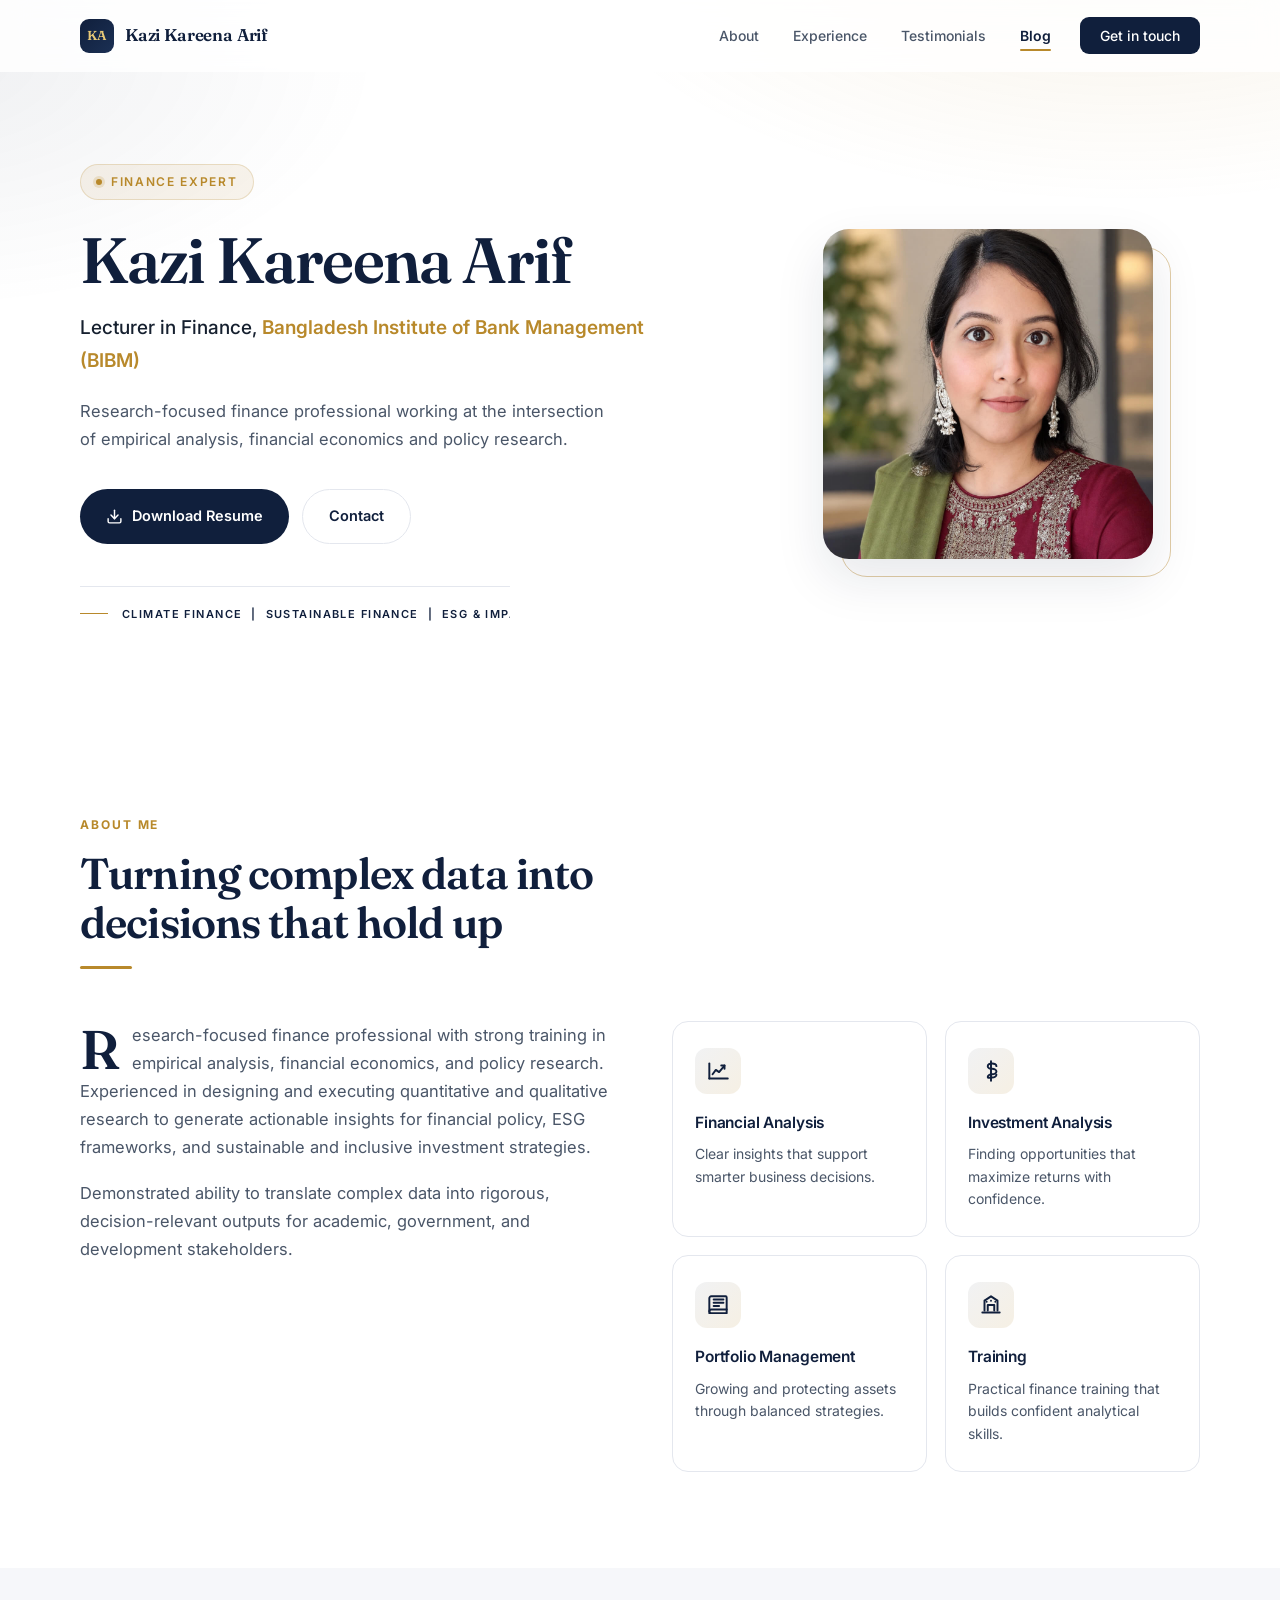
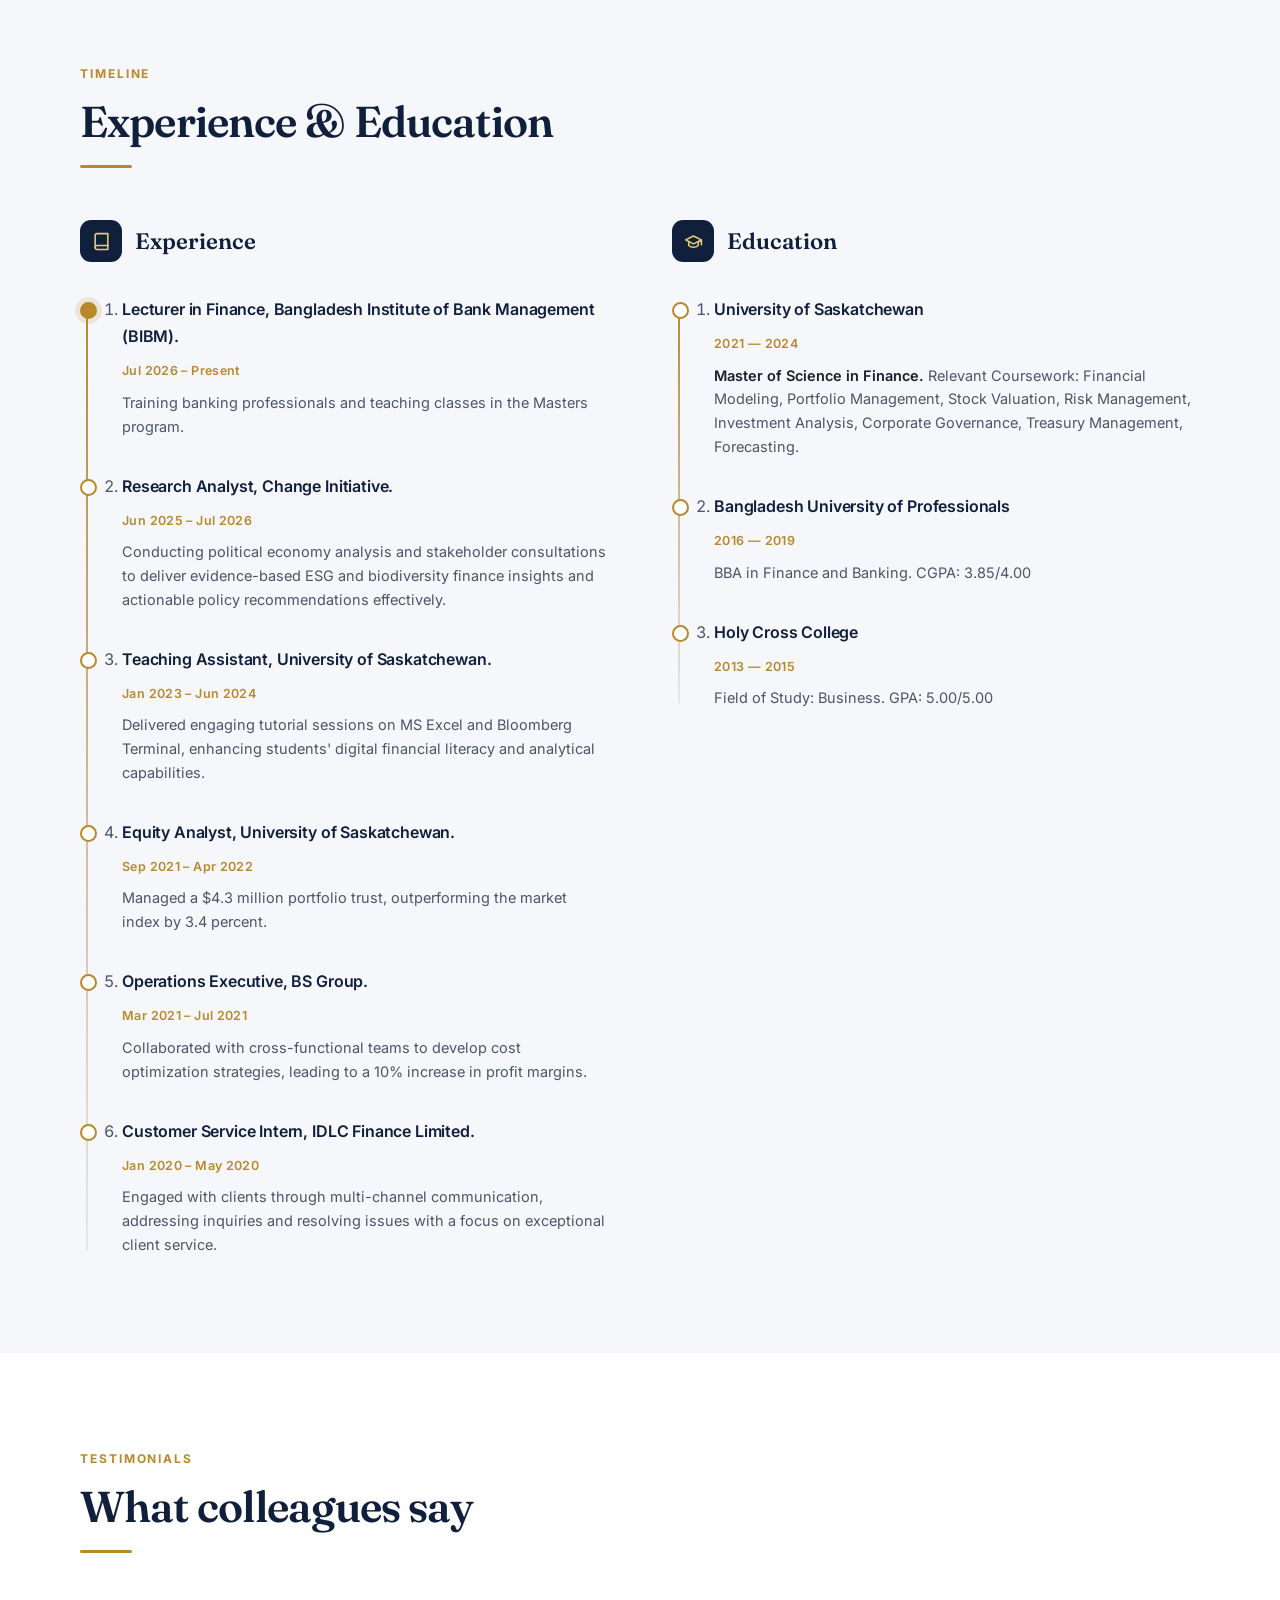
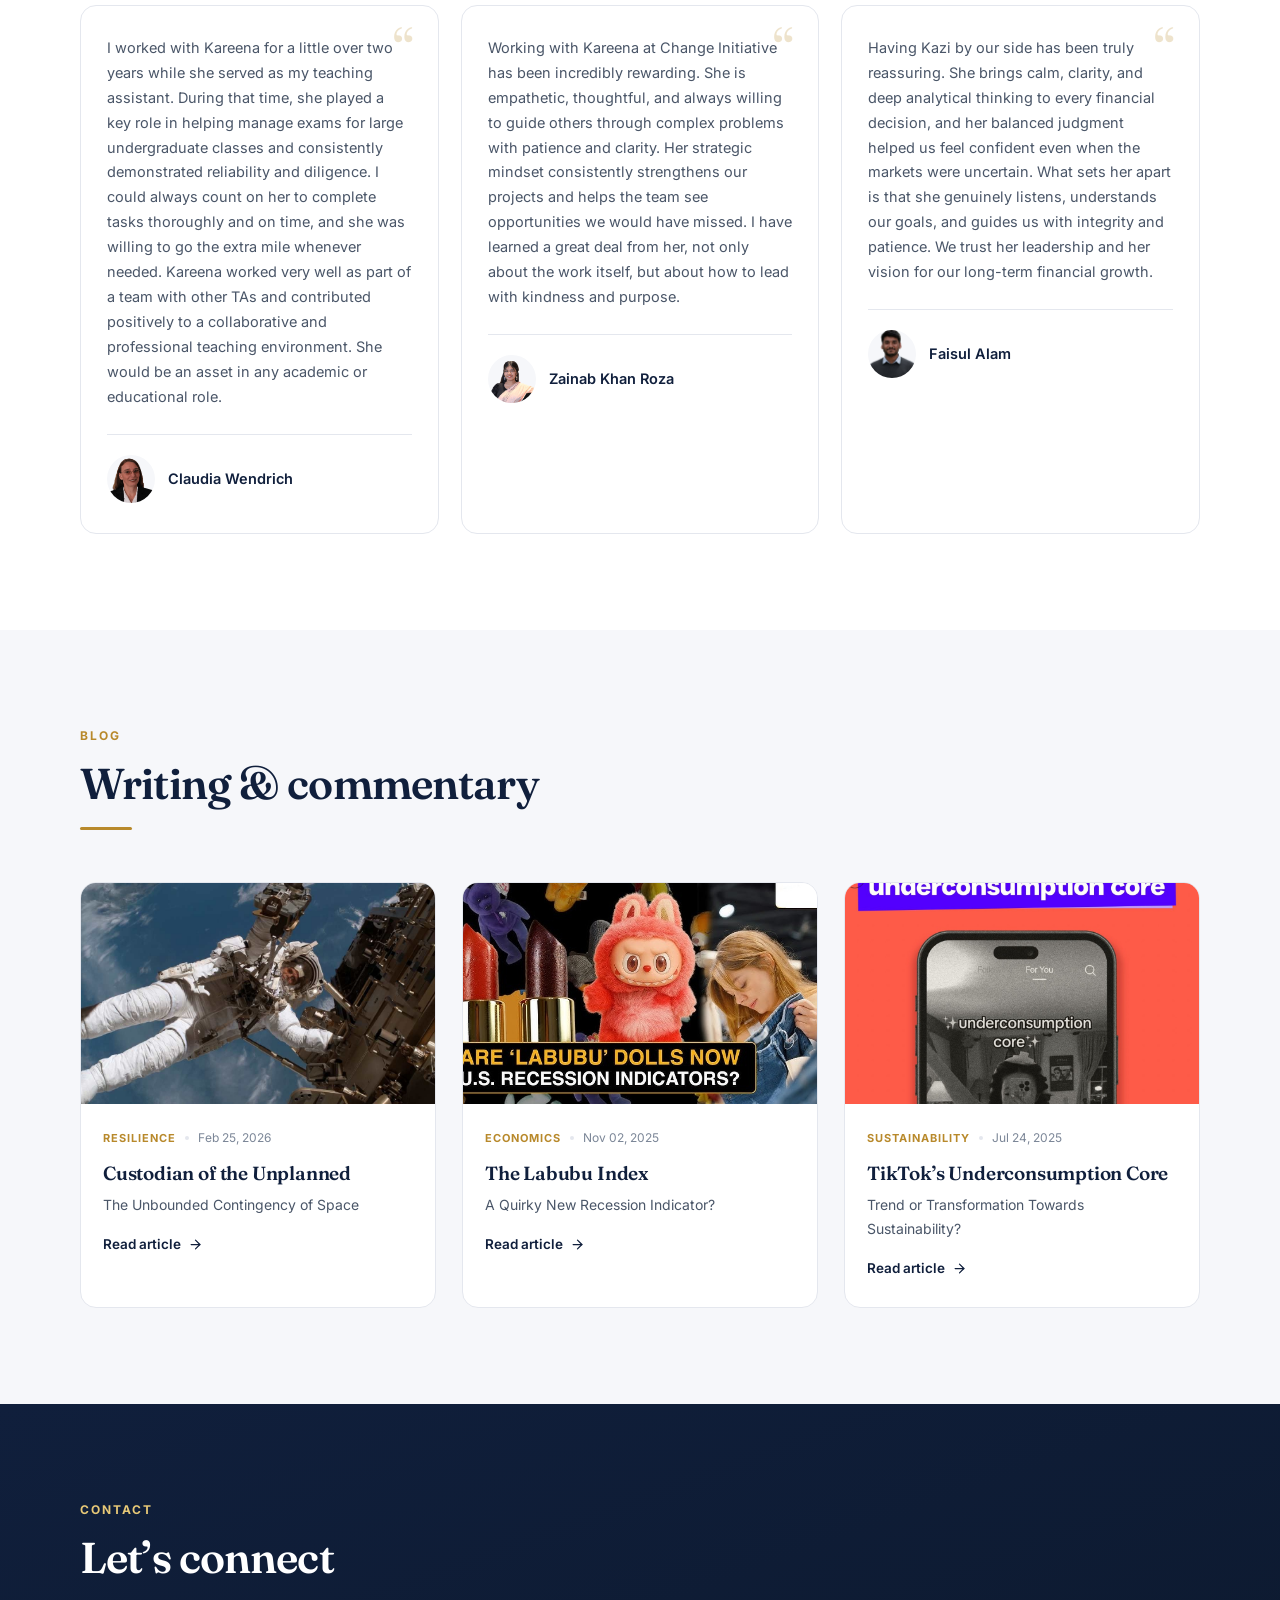
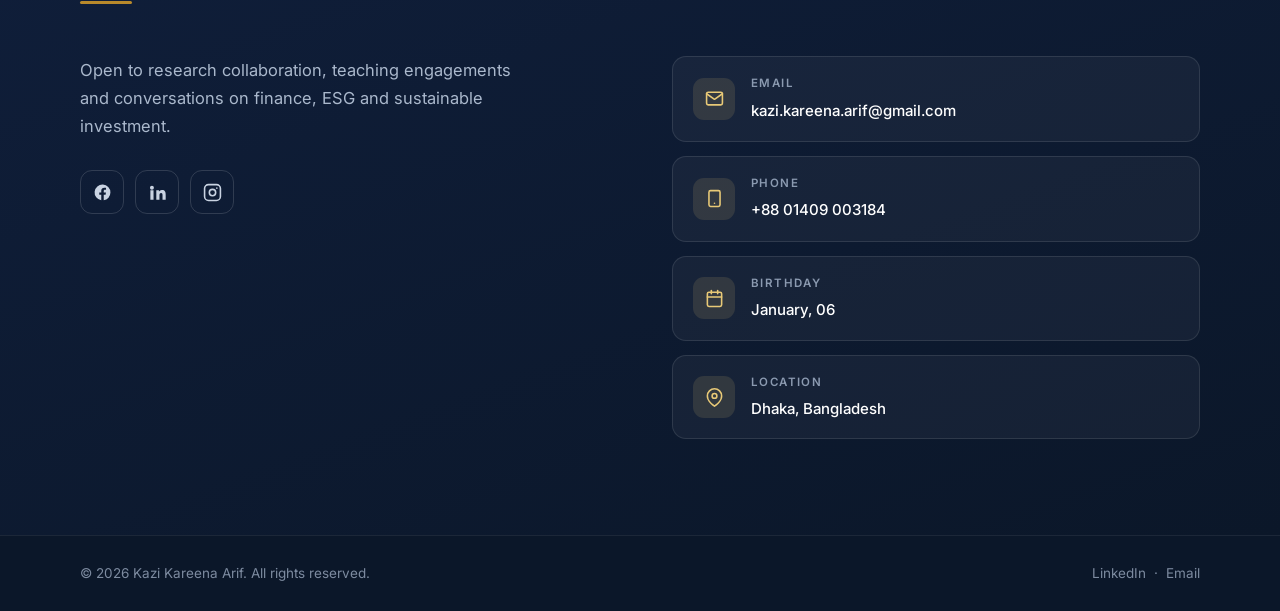
<file: index.html>
<!DOCTYPE html>
<html lang="en">
<head>
<meta charset="UTF-8">
<meta name="viewport" content="width=device-width, initial-scale=1.0">
<title>Kazi Kareena Arif</title>
<link rel="shortcut icon" href="./assets/images/logo.ico" type="image/x-icon">
<link rel="preconnect" href="https://fonts.googleapis.com">
<link rel="preconnect" href="https://fonts.gstatic.com" crossorigin>
<link href="https://fonts.googleapis.com/css2?family=Fraunces:opsz,wght@9..144,400;9..144,600;9..144,700&family=Inter:wght@300;400;500;600;700&display=swap" rel="stylesheet">
<style>
:root{
  --navy:#101f3c;
  --navy-2:#1b3054;
  --gold:#b8892b;
  --gold-soft:#e8c977;
  --ink:#16202f;
  --body:#4a5668;
  --muted:#7b8697;
  --line:#e4e7ee;
  --bg:#ffffff;
  --bg-alt:#f6f7fa;
  --card:#ffffff;
  --shadow:0 1px 2px rgba(16,31,60,.04),0 8px 30px rgba(16,31,60,.06);
  --shadow-lg:0 20px 50px rgba(16,31,60,.10);
  --radius:16px;
  --serif:'Fraunces',Georgia,serif;
  --sans:'Inter',system-ui,-apple-system,'Segoe UI',sans-serif;
  --nav-h:72px;
}
*{margin:0;padding:0;box-sizing:border-box}
html{scroll-behavior:smooth;scroll-padding-top:var(--nav-h)}
body{font-family:var(--sans);color:var(--body);background:var(--bg);line-height:1.7;-webkit-font-smoothing:antialiased;overflow-x:hidden}
img{display:block;max-width:100%}
a{color:inherit;text-decoration:none}
ul{list-style:none}
.wrap{width:min(1120px,92vw);margin-inline:auto}
section{padding:96px 0;position:relative}
.alt{background:var(--bg-alt)}

/* ---------- NAV ---------- */
.nav{position:fixed;top:0;left:0;right:0;height:var(--nav-h);z-index:100;
  background:rgba(255,255,255,.82);backdrop-filter:blur(14px);-webkit-backdrop-filter:blur(14px);
  border-bottom:1px solid transparent;transition:border-color .3s,box-shadow .3s}
.nav.scrolled{border-bottom-color:var(--line);box-shadow:0 4px 24px rgba(16,31,60,.05)}
.nav-inner{height:100%;display:flex;align-items:center;justify-content:space-between}
.brand{display:flex;align-items:center;gap:11px;font-family:var(--serif);font-weight:600;font-size:17px;color:var(--navy);letter-spacing:-.01em}
.brand .mark{width:34px;height:34px;border-radius:9px;background:linear-gradient(135deg,var(--navy),var(--navy-2));
  color:var(--gold-soft);display:grid;place-items:center;font-size:13px;letter-spacing:.02em}
.nav-links{display:flex;align-items:center;gap:4px}
.nav-links a{position:relative;font-size:14px;font-weight:500;color:var(--body);padding:9px 15px;border-radius:9px;transition:color .2s,background .2s}
.nav-links a:hover{color:var(--navy);background:rgba(16,31,60,.045)}
.nav-links a.active{color:var(--navy);font-weight:600}
.nav-links a.active::after{content:"";position:absolute;left:15px;right:15px;bottom:2px;height:2px;border-radius:2px;background:var(--gold)}
.nav-cta{margin-left:10px;background:var(--navy);color:#fff!important;padding:10px 20px!important;border-radius:999px;font-weight:600;
  transition:transform .2s,box-shadow .2s,background .2s}
.nav-cta:hover{background:var(--navy-2)!important;transform:translateY(-1px);box-shadow:0 8px 20px rgba(16,31,60,.22)}
.nav-cta::after{display:none!important}
.burger{display:none;width:42px;height:42px;border:1px solid var(--line);background:#fff;border-radius:10px;cursor:pointer;position:relative}
.burger span{position:absolute;left:11px;right:11px;height:1.8px;background:var(--navy);border-radius:2px;transition:.28s}
.burger span:nth-child(1){top:14px}.burger span:nth-child(2){top:20px}.burger span:nth-child(3){top:26px}
.burger.open span:nth-child(1){top:20px;transform:rotate(45deg)}
.burger.open span:nth-child(2){opacity:0}
.burger.open span:nth-child(3){top:20px;transform:rotate(-45deg)}

/* ---------- HERO ---------- */
.hero{padding:calc(var(--nav-h) + 92px) 0 96px;background:
  radial-gradient(900px 420px at 88% -8%,rgba(184,137,43,.11),transparent 62%),
  radial-gradient(760px 420px at -6% 8%,rgba(16,31,60,.07),transparent 60%),#fff}
.hero-grid{display:grid;grid-template-columns:1.25fr .85fr;gap:70px;align-items:center}
.eyebrow{display:inline-flex;align-items:center;gap:9px;font-size:12px;font-weight:600;letter-spacing:.14em;text-transform:uppercase;
  color:var(--gold);background:rgba(184,137,43,.09);border:1px solid rgba(184,137,43,.22);padding:7px 15px;border-radius:999px;margin-bottom:26px}
.eyebrow .dot{width:6px;height:6px;border-radius:50%;background:var(--gold);box-shadow:0 0 0 3px rgba(184,137,43,.18)}
.hero h1{font-family:var(--serif);font-size:clamp(2.6rem,5.4vw,4rem);line-height:1.06;color:var(--navy);font-weight:600;letter-spacing:-.025em}
.hero .role{margin-top:18px;font-size:19px;font-weight:500;color:var(--ink)}
.hero .role b{color:var(--gold);font-weight:600}
.hero p.lede{margin-top:20px;font-size:16.5px;max-width:54ch}
.hero-actions{display:flex;flex-wrap:wrap;gap:13px;margin-top:36px}
.btn{display:inline-flex;align-items:center;gap:9px;padding:14px 26px;border-radius:999px;font-weight:600;font-size:14.5px;
  transition:transform .2s,box-shadow .2s,background .2s,color .2s,border-color .2s}
.btn-primary{background:var(--navy);color:#fff}
.btn-primary:hover{background:var(--navy-2);transform:translateY(-2px);box-shadow:0 12px 28px rgba(16,31,60,.24)}
.btn-ghost{border:1px solid var(--line);color:var(--navy);background:#fff}
.btn-ghost:hover{border-color:var(--navy);transform:translateY(-2px);box-shadow:var(--shadow)}
.hero-focus{display:flex;align-items:center;gap:14px;max-width:430px;margin-top:42px;padding-top:18px;border-top:1px solid var(--line);color:var(--muted);font-size:11px;font-weight:600;letter-spacing:.13em;text-transform:uppercase;white-space:nowrap}
.hero-focus::before{content:"";width:28px;height:1px;flex:none;background:var(--gold)}
.hero-focus-window{min-width:0;overflow:hidden}
.hero-focus-track{display:inline-block;width:max-content;color:var(--navy);animation:focus-slide 42s linear infinite}
@keyframes focus-slide{0%{transform:translateX(0)}100%{transform:translateX(-50%)}}
.portrait{position:relative;justify-self:center}
.portrait img{width:min(330px,74vw);aspect-ratio:1;object-fit:cover;object-position:center top;border-radius:26px;box-shadow:var(--shadow-lg);position:relative;z-index:2;background:var(--bg-alt)}
.portrait::before{content:"";position:absolute;inset:18px -18px -18px 18px;border:1.5px solid rgba(184,137,43,.42);border-radius:26px;z-index:1}
@media (prefers-reduced-motion:reduce){.hero-focus-track{animation:none}}

/* ---------- HEADINGS ---------- */
.sec-head{margin-bottom:52px;max-width:60ch}
.sec-tag{display:block;font-size:12px;font-weight:700;letter-spacing:.16em;text-transform:uppercase;color:var(--gold);margin-bottom:13px}
.sec-head h2{font-family:var(--serif);font-size:clamp(2rem,3.6vw,2.7rem);color:var(--navy);font-weight:600;letter-spacing:-.02em;line-height:1.15}
.sec-head h2::after{content:"";display:block;width:52px;height:3px;border-radius:3px;background:var(--gold);margin-top:18px}

/* ---------- ABOUT ---------- */
.about-grid{display:grid;grid-template-columns:1fr 1fr;gap:64px;align-items:start}
.about-text p{font-size:16.5px;margin-bottom:18px}
.about-text p:last-child{margin-bottom:0}
.about-text p:first-child::first-letter{font-family:var(--serif);font-size:3.3em;float:left;line-height:.86;padding:6px 12px 0 0;color:var(--navy);font-weight:600}
.services{display:grid;grid-template-columns:1fr 1fr;gap:18px}
.svc{background:var(--card);border:1px solid var(--line);border-radius:var(--radius);padding:26px 22px;transition:transform .28s,box-shadow .28s,border-color .28s}
.svc:hover{transform:translateY(-5px);box-shadow:var(--shadow-lg);border-color:rgba(184,137,43,.4)}
.svc .ico{width:46px;height:46px;border-radius:12px;background:linear-gradient(135deg,rgba(16,31,60,.06),rgba(184,137,43,.13));
  display:grid;place-items:center;margin-bottom:16px}
.svc .ico img{width:26px;height:26px}
.svc .ico svg{width:26px;height:26px;color:var(--navy)}
.svc h4{font-size:15.5px;color:var(--navy);font-weight:600;margin-bottom:7px;letter-spacing:-.01em}
.svc p{font-size:14px;color:var(--body);line-height:1.6}

/* ---------- RESUME ---------- */
.res-grid{display:grid;grid-template-columns:1fr 1fr;gap:64px}
.blk-title{display:flex;align-items:center;gap:13px;margin-bottom:34px}
.blk-title .b-ico{width:42px;height:42px;border-radius:11px;background:var(--navy);color:var(--gold-soft);display:grid;place-items:center;flex:none}
.blk-title .b-ico svg{width:19px;height:19px}
.blk-title h3{font-family:var(--serif);font-size:1.4rem;color:var(--navy);font-weight:600}
.tl{position:relative;padding-left:42px}
.tl::before{content:"";position:absolute;left:6px;top:7px;bottom:7px;width:1.5px;background:linear-gradient(var(--gold),var(--line))}
.tl li{position:relative;padding-bottom:34px}
.tl li:last-child{padding-bottom:0}
.tl li::before{content:"";position:absolute;left:-42px;top:6px;width:13px;height:13px;border-radius:50%;background:#fff;border:2.5px solid var(--gold);transition:transform .25s}
.tl li:hover::before{transform:scale(1.22)}
.tl li.now::before{background:var(--gold);box-shadow:0 0 0 5px rgba(184,137,43,.16)}
.tl h4{font-size:16px;color:var(--navy);font-weight:600;letter-spacing:-.01em;margin-bottom:6px}
.tl .when{display:inline-block;font-size:12.5px;font-weight:600;color:var(--gold);letter-spacing:.03em;margin-bottom:9px}
.tl p{font-size:14.5px;line-height:1.65}
.tl p strong{color:var(--ink);font-weight:600}
.res-cta{margin-top:58px;text-align:center}

/* ---------- TESTIMONIALS ---------- */
.tst-grid{display:grid;grid-template-columns:repeat(3,1fr);gap:22px}
.tst{background:var(--card);border:1px solid var(--line);border-radius:var(--radius);padding:30px 26px;position:relative;
  transition:transform .3s,box-shadow .3s}
.tst:hover{transform:translateY(-5px);box-shadow:var(--shadow-lg)}
.tst .quote{font-family:var(--serif);font-size:56px;line-height:1;color:rgba(184,137,43,.24);position:absolute;top:16px;right:24px}
.tst p{font-size:14.5px;line-height:1.72;position:relative;z-index:1}
.tst .who{display:flex;align-items:center;gap:13px;margin-top:24px;padding-top:20px;border-top:1px solid var(--line)}
.tst .who img{width:48px;height:48px;border-radius:50%;object-fit:cover;background:var(--bg-alt);flex:none}
.tst .who h4{font-size:14.5px;color:var(--navy);font-weight:600}

/* ---------- BLOG ---------- */
.blog-grid{display:grid;grid-template-columns:repeat(3,1fr);gap:26px}
.post{background:var(--card);border:1px solid var(--line);border-radius:var(--radius);overflow:hidden;display:block;
  transition:transform .3s,box-shadow .3s,border-color .3s}
.post:hover{transform:translateY(-6px);box-shadow:var(--shadow-lg);border-color:rgba(184,137,43,.35)}
.post .thumb{aspect-ratio:16/10;overflow:hidden;background:var(--bg-alt)}
.post .thumb img{width:100%;height:100%;object-fit:cover;transition:transform .55s ease}
.post:hover .thumb img{transform:scale(1.06)}
.post .body{padding:24px 22px 26px}
.post .meta{display:flex;align-items:center;gap:9px;font-size:12px;color:var(--muted);margin-bottom:12px}
.post .cat{color:var(--gold);font-weight:700;letter-spacing:.09em;text-transform:uppercase;font-size:11px}
.post .meta .sep{width:4px;height:4px;border-radius:50%;background:var(--line)}
.post h3{font-family:var(--serif);font-size:19px;color:var(--navy);font-weight:600;line-height:1.3;margin-bottom:8px;letter-spacing:-.01em}
.post .body p{font-size:14px;color:var(--body)}
.post .more{display:inline-flex;align-items:center;gap:7px;margin-top:16px;font-size:13.5px;font-weight:600;color:var(--navy)}
.post .more svg{width:15px;height:15px;transition:transform .25s}
.post:hover .more svg{transform:translateX(4px)}

/* ---------- CONTACT ---------- */
.contact{background:linear-gradient(160deg,var(--navy) 0%,#0b1729 100%);color:#c9d3e2}
.contact .sec-tag{color:var(--gold-soft)}
.contact .sec-head h2{color:#fff}
.contact-grid{display:grid;grid-template-columns:1fr 1fr;gap:64px;align-items:start}
.contact .lede{font-size:16.5px;color:#aab8cc;max-width:46ch}
.c-list{display:grid;gap:14px}
.c-item{display:flex;align-items:center;gap:16px;background:rgba(255,255,255,.045);border:1px solid rgba(255,255,255,.1);
  border-radius:14px;padding:17px 20px;transition:background .25s,border-color .25s,transform .25s}
.c-item:hover{background:rgba(255,255,255,.08);border-color:rgba(232,201,119,.4);transform:translateX(4px)}
.c-item .ci{width:42px;height:42px;border-radius:11px;background:rgba(232,201,119,.13);color:var(--gold-soft);display:grid;place-items:center;flex:none}
.c-item .ci svg{width:19px;height:19px}
.c-item span{display:block;font-size:11.5px;letter-spacing:.12em;text-transform:uppercase;color:#8b9ab0;font-weight:600;margin-bottom:3px}
.c-item b{font-size:15px;color:#fff;font-weight:500;word-break:break-word}
.socials{display:flex;gap:11px;margin-top:30px}
.socials a{width:44px;height:44px;border-radius:12px;border:1px solid rgba(255,255,255,.14);display:grid;place-items:center;color:#c9d3e2;
  transition:.25s}
.socials a:hover{background:var(--gold);border-color:var(--gold);color:var(--navy);transform:translateY(-3px)}
.socials svg{width:19px;height:19px}

footer{background:#0b1729;color:#7d8ba0;padding:26px 0;border-top:1px solid rgba(255,255,255,.07);font-size:13.5px}
.foot{display:flex;justify-content:space-between;align-items:center;gap:16px;flex-wrap:wrap}
.foot a:hover{color:var(--gold-soft)}

/* ---------- REVEAL ---------- */
.rv{opacity:0;transform:translateY(26px);transition:opacity .7s cubic-bezier(.22,1,.36,1),transform .7s cubic-bezier(.22,1,.36,1)}
.rv.in{opacity:1;transform:none}

/* ---------- SCROLL TO TOP ---------- */
.scroll-top{position:fixed;right:24px;bottom:24px;width:46px;height:46px;z-index:90;display:grid;place-items:center;
  border:1px solid rgba(16,31,60,.18);border-radius:50%;background:rgba(255,255,255,.58);backdrop-filter:blur(10px);
  -webkit-backdrop-filter:blur(10px);color:var(--navy);cursor:pointer;opacity:0;visibility:hidden;transform:translateY(12px);
  transition:opacity .25s,visibility .25s,transform .25s,background .25s,box-shadow .25s}
.scroll-top.show{opacity:1;visibility:visible;transform:none}
.scroll-top:hover{background:rgba(255,255,255,.86);box-shadow:0 8px 22px rgba(16,31,60,.16);transform:translateY(-2px)}
.scroll-top svg{width:19px;height:19px}

@media (max-width:980px){
  .hero-grid,.about-grid,.res-grid,.contact-grid{grid-template-columns:1fr;gap:46px}
  .portrait{order:-1}
  .tst-grid,.blog-grid{grid-template-columns:1fr 1fr}
}
@media (max-width:760px){
  section{padding:70px 0}
  .hero{padding-top:calc(var(--nav-h) + 56px)}
  .burger{display:block}
  .nav-links{position:fixed;top:var(--nav-h);left:0;right:0;flex-direction:column;align-items:stretch;gap:2px;
    background:#fff;border-bottom:1px solid var(--line);padding:14px 6vw 22px;box-shadow:0 18px 40px rgba(16,31,60,.1);
    transform:translateY(-14px);opacity:0;pointer-events:none;transition:.28s}
  .nav-links.show{transform:none;opacity:1;pointer-events:auto}
  .nav-links a{padding:13px 12px;font-size:15px}
  .nav-links a.active::after{display:none}
  .nav-cta{margin:8px 0 0;text-align:center;justify-content:center}
  .services,.tst-grid,.blog-grid{grid-template-columns:1fr}
}
</style>
</head>
<body>

<!-- NAV -->
<nav class="nav" id="nav">
  <div class="wrap nav-inner">
    <a href="#home" class="brand"><span class="mark">KA</span>Kazi Kareena Arif</a>
    <ul class="nav-links" id="navLinks">
      <li><a href="#about" class="nav-a">About</a></li>
      <li><a href="#resume" class="nav-a">Experience</a></li>
      <li><a href="#testimonials" class="nav-a">Testimonials</a></li>
      <li><a href="#blog" class="nav-a">Blog</a></li>
      <li><a href="#contact" class="nav-a nav-cta">Get in touch</a></li>
    </ul>
    <button class="burger" id="burger" aria-label="Menu"><span></span><span></span><span></span></button>
  </div>
</nav>

<!-- HERO -->
<header class="hero" id="home">
  <div class="wrap hero-grid">
    <div class="rv">
      <span class="eyebrow"><span class="dot"></span>Finance Expert</span>
      <h1>Kazi Kareena Arif</h1>
      <p class="role">Lecturer in Finance, <b>Bangladesh Institute of Bank Management (BIBM)</b></p>
      <p class="lede">Research-focused finance professional working at the intersection of empirical analysis, financial economics and policy research.</p>
      <div class="hero-actions">
        <a href="https://drive.google.com/file/d/1eVLxNyx82RQQbon15dit99lVQgvc2io7/view?usp=drive_link" target="_blank" class="btn btn-primary">
          <svg viewBox="0 0 24 24" fill="none" stroke="currentColor" stroke-width="2" stroke-linecap="round" stroke-linejoin="round" width="17" height="17"><path d="M21 15v4a2 2 0 0 1-2 2H5a2 2 0 0 1-2-2v-4"/><polyline points="7 10 12 15 17 10"/><line x1="12" y1="15" x2="12" y2="3"/></svg>
          Download Resume
        </a>
        <a href="#contact" class="btn btn-ghost">Contact</a>
      </div>
      <div class="hero-focus" aria-label="Research, teaching and advisory focus">
        <div class="hero-focus-window">
          <span class="hero-focus-track">Climate Finance &nbsp;|&nbsp; Sustainable Finance &nbsp;|&nbsp; ESG &amp; Impact Investing &nbsp;|&nbsp; Green Finance &nbsp;|&nbsp; Climate Risk Management &nbsp;|&nbsp; Financial Risk Analysis &nbsp;|&nbsp; Investment Analysis &nbsp;|&nbsp; Corporate Finance &nbsp;|&nbsp; Financial Markets &nbsp;|&nbsp; Banking &amp; Financial Services &nbsp;|&nbsp; Financial Strategy &nbsp;|&nbsp; Sustainable Investment &nbsp;|&nbsp; Climate Economics &nbsp;|&nbsp; Carbon Markets &nbsp;|&nbsp; Green Bonds &amp; Sustainable Debt &nbsp;|&nbsp; Financial Modeling &nbsp;|&nbsp; Policy &amp; Regulatory Analysis &nbsp;|&nbsp; Finance Research &nbsp;|&nbsp; University Lecturer &nbsp;|&nbsp; Financial Education &nbsp;|&nbsp; Climate Finance &nbsp;|&nbsp; Sustainable Finance &nbsp;|&nbsp; ESG &amp; Impact Investing &nbsp;|&nbsp; Green Finance &nbsp;|&nbsp; Climate Risk Management &nbsp;|&nbsp; Financial Risk Analysis &nbsp;|&nbsp; Investment Analysis &nbsp;|&nbsp; Corporate Finance &nbsp;|&nbsp; Financial Markets &nbsp;|&nbsp; Banking &amp; Financial Services &nbsp;|&nbsp; Financial Strategy &nbsp;|&nbsp; Sustainable Investment &nbsp;|&nbsp; Climate Economics &nbsp;|&nbsp; Carbon Markets &nbsp;|&nbsp; Green Bonds &amp; Sustainable Debt &nbsp;|&nbsp; Financial Modeling &nbsp;|&nbsp; Policy &amp; Regulatory Analysis &nbsp;|&nbsp; Finance Research &nbsp;|&nbsp; University Lecturer &nbsp;|&nbsp; Financial Education</span>
        </div>
      </div>
    </div>
    <figure class="portrait rv">
      <img src="./assets/images/my-avatar.jpg" alt="Kazi Kareena Arif">
    </figure>
  </div>
</header>

<!-- ABOUT -->
<section id="about">
  <div class="wrap">
    <div class="sec-head rv"><span class="sec-tag">About me</span><h2>Turning complex data into decisions that hold up</h2></div>
    <div class="about-grid">
      <div class="about-text rv">
        <p>Research-focused finance professional with strong training in empirical analysis, financial economics, and policy research. Experienced in designing and executing quantitative and qualitative research to generate actionable insights for financial policy, ESG frameworks, and sustainable and inclusive investment strategies.</p>
        <p>Demonstrated ability to translate complex data into rigorous, decision-relevant outputs for academic, government, and development stakeholders.</p>
      </div>
      <div class="rv">
        <ul class="services">
          <li class="svc">
            <div class="ico" aria-hidden="true">
              <svg viewBox="0 0 24 24" fill="none" stroke="currentColor" stroke-width="1.8" stroke-linecap="round" stroke-linejoin="round"><path d="M4 19V5"/><path d="M4 19h17"/><path d="m7 15 3-4 3 2 5-6"/><path d="M15 7h3v3"/></svg>
            </div>
            <h4>Financial Analysis</h4>
            <p>Clear insights that support smarter business decisions.</p>
          </li>
          <li class="svc">
            <div class="ico" aria-hidden="true">
              <svg viewBox="0 0 24 24" fill="none" stroke="currentColor" stroke-width="1.8" stroke-linecap="round" stroke-linejoin="round"><path d="M12 3v18"/><path d="M17 7.5c0-1.4-1.8-2.5-4-2.5s-4 1.1-4 2.5 1.8 2.5 4 2.5 4 1.1 4 2.5-1.8 2.5-4 2.5-4 1.1-4 2.5S10.8 18 13 18s4-1.1 4-2.5"/></svg>
            </div>
            <h4>Investment Analysis</h4>
            <p>Finding opportunities that maximize returns with confidence.</p>
          </li>
          <li class="svc">
            <div class="ico" aria-hidden="true">
              <svg viewBox="0 0 24 24" fill="none" stroke="currentColor" stroke-width="1.8" stroke-linecap="round" stroke-linejoin="round"><path d="M4 19.5V5.8a1.8 1.8 0 0 1 1.8-1.8H19a1 1 0 0 1 1 1v14.5H5.8A1.8 1.8 0 0 1 4 17.7"/><path d="M4 18c0-1 0.8-1.8 1.8-1.8H20"/><path d="M8 7h9M8 10h9M8 13h5"/></svg>
            </div>
            <h4>Portfolio Management</h4>
            <p>Growing and protecting assets through balanced strategies.</p>
          </li>
          <li class="svc">
            <div class="ico" aria-hidden="true">
              <svg viewBox="0 0 24 24" fill="none" stroke="currentColor" stroke-width="1.8" stroke-linecap="round" stroke-linejoin="round"><path d="M4 19h16"/><path d="M6 17V8l6-4 6 4v9"/><path d="M9 17v-5h6v5"/><path d="M8 9h.01M12 8h.01M16 9h.01"/></svg>
            </div>
            <h4>Training</h4>
            <p>Practical finance training that builds confident analytical skills.</p>
          </li>
        </ul>
      </div>
    </div>
  </div>
</section>

<!-- RESUME -->
<section id="resume" class="alt">
  <div class="wrap">
    <div class="sec-head rv"><span class="sec-tag">Timeline</span><h2>Experience &amp; Education</h2></div>
    <div class="res-grid">
      <div class="rv">
        <div class="blk-title">
          <div class="b-ico"><svg viewBox="0 0 24 24" fill="none" stroke="currentColor" stroke-width="2" stroke-linecap="round" stroke-linejoin="round"><path d="M4 19.5A2.5 2.5 0 0 1 6.5 17H20"/><path d="M6.5 2H20v20H6.5A2.5 2.5 0 0 1 4 19.5v-15A2.5 2.5 0 0 1 6.5 2z"/></svg></div>
          <h3>Experience</h3>
        </div>
        <ol class="tl">
          <li class="now">
            <h4>Lecturer in Finance, Bangladesh Institute of Bank Management (BIBM).</h4>
            <span class="when">Jul 2026 – Present</span>
            <p>Training banking professionals and teaching classes in the Masters program.</p>
          </li>
          <li>
            <h4>Research Analyst, Change Initiative.</h4>
            <span class="when">Jun 2025 – Jul 2026</span>
            <p>Conducting political economy analysis and stakeholder consultations to deliver evidence-based ESG and biodiversity finance insights and actionable policy recommendations effectively.</p>
          </li>
          <li>
            <h4>Teaching Assistant, University of Saskatchewan.</h4>
            <span class="when">Jan 2023 – Jun 2024</span>
            <p>Delivered engaging tutorial sessions on MS Excel and Bloomberg Terminal, enhancing students' digital financial literacy and analytical capabilities.</p>
          </li>
          <li>
            <h4>Equity Analyst, University of Saskatchewan.</h4>
            <span class="when">Sep 2021 – Apr 2022</span>
            <p>Managed a $4.3 million portfolio trust, outperforming the market index by 3.4 percent.</p>
          </li>
          <li>
            <h4>Operations Executive, BS Group.</h4>
            <span class="when">Mar 2021 – Jul 2021</span>
            <p>Collaborated with cross-functional teams to develop cost optimization strategies, leading to a 10% increase in profit margins.</p>
          </li>
          <li>
            <h4>Customer Service Intern, IDLC Finance Limited.</h4>
            <span class="when">Jan 2020 – May 2020</span>
            <p>Engaged with clients through multi-channel communication, addressing inquiries and resolving issues with a focus on exceptional client service.</p>
          </li>
        </ol>
      </div>
      <div class="rv">
        <div class="blk-title">
          <div class="b-ico"><svg viewBox="0 0 24 24" fill="none" stroke="currentColor" stroke-width="2" stroke-linecap="round" stroke-linejoin="round"><path d="M22 10v6M2 10l10-5 10 5-10 5z"/><path d="M6 12v5c3 3 9 3 12 0v-5"/></svg></div>
          <h3>Education</h3>
        </div>
        <ol class="tl">
          <li>
            <h4>University of Saskatchewan</h4>
            <span class="when">2021 — 2024</span>
            <p><strong>Master of Science in Finance.</strong> Relevant Coursework: Financial Modeling, Portfolio Management, Stock Valuation, Risk Management, Investment Analysis, Corporate Governance, Treasury Management, Forecasting.</p>
          </li>
          <li>
            <h4>Bangladesh University of Professionals</h4>
            <span class="when">2016 — 2019</span>
            <p>BBA in Finance and Banking. CGPA: 3.85/4.00</p>
          </li>
          <li>
            <h4>Holy Cross College</h4>
            <span class="when">2013 — 2015</span>
            <p>Field of Study: Business. GPA: 5.00/5.00</p>
          </li>
        </ol>
      </div>
    </div>
    <!-- <div class="res-cta rv">
      <a href="https://drive.google.com/file/d/1eVLxNyx82RQQbon15dit99lVQgvc2io7/view?usp=drive_link" target="blank" class="btn btn-primary" download>Download Resume</a>
    </div>-->
  </div>
</section>

<!-- TESTIMONIALS -->
<section id="testimonials">
  <div class="wrap">
    <div class="sec-head rv"><span class="sec-tag">Testimonials</span><h2>What colleagues say</h2></div>
    <div class="tst-grid">
      <article class="tst rv">
        <div class="quote">&ldquo;</div>
        <p>I worked with Kareena for a little over two years while she served as my teaching assistant. During that time, she played a key role in helping manage exams for large undergraduate classes and consistently demonstrated reliability and diligence. I could always count on her to complete tasks thoroughly and on time, and she was willing to go the extra mile whenever needed. Kareena worked very well as part of a team with other TAs and contributed positively to a collaborative and professional teaching environment. She would be an asset in any academic or educational role.</p>
        <div class="who"><img src="./assets/images/claudia.png" alt="Claudia Wendrich" width="60"><h4>Claudia Wendrich</h4></div>
      </article>
      <article class="tst rv">
        <div class="quote">&ldquo;</div>
        <p>Working with Kareena at Change Initiative has been incredibly rewarding. She is empathetic, thoughtful, and always willing to guide others through complex problems with patience and clarity. Her strategic mindset consistently strengthens our projects and helps the team see opportunities we would have missed. I have learned a great deal from her, not only about the work itself, but about how to lead with kindness and purpose.</p>
        <div class="who"><img src="./assets/images/roza.png" alt="Zainab Khan Roza" width="60"><h4>Zainab Khan Roza</h4></div>
      </article>
      <article class="tst rv">
        <div class="quote">&ldquo;</div>
        <p>Having Kazi by our side has been truly reassuring. She brings calm, clarity, and deep analytical thinking to every financial decision, and her balanced judgment helped us feel confident even when the markets were uncertain. What sets her apart is that she genuinely listens, understands our goals, and guides us with integrity and patience. We trust her leadership and her vision for our long-term financial growth.</p>
        <div class="who"><img src="./assets/images/faisul.png" alt="Faisul Alam" width="60"><h4>Faisul Alam</h4></div>
      </article>
    </div>
  </div>
</section>

<!-- BLOG -->
<section id="blog" class="alt">
  <div class="wrap">
    <div class="sec-head rv"><span class="sec-tag">Blog</span><h2>Writing &amp; commentary</h2></div>
    <div class="blog-grid">
      <a class="post rv" href="https://www.natureinsights.earth/post/custodian-of-the-unplanned-the-unbounded-contingency-of-space" target="_blank">
        <figure class="thumb"><img src="./assets/images/article-3.jpg" alt="Design digest #80" loading="lazy"></figure>
        <div class="body">
          <div class="meta"><span class="cat">Resilience</span><span class="sep"></span><time datetime="2026-02-25">Feb 25, 2026</time></div>
          <h3>Custodian of the Unplanned</h3>
          <p>The Unbounded Contingency of Space</p>
          <span class="more">Read article <svg viewBox="0 0 24 24" fill="none" stroke="currentColor" stroke-width="2" stroke-linecap="round" stroke-linejoin="round"><line x1="5" y1="12" x2="19" y2="12"/><polyline points="12 5 19 12 12 19"/></svg></span>
        </div>
      </a>
      <a class="post rv" href="https://www.linkedin.com/pulse/labubu-index-quirky-new-recession-indicator-kazi-kareena-arif-idgrc/?trackingId=KMVHXQ34MxhIGbU0QxkCOg%3D%3D" target="_blank">
        <figure class="thumb"><img src="./assets/images/article-2.jpg" alt="The Labubu Index" loading="lazy"></figure>
        <div class="body">
          <div class="meta"><span class="cat">Economics</span><span class="sep"></span><time datetime="2025-11-02">Nov 02, 2025</time></div>
          <h3>The Labubu Index</h3>
          <p>A Quirky New Recession Indicator?</p>
          <span class="more">Read article <svg viewBox="0 0 24 24" fill="none" stroke="currentColor" stroke-width="2" stroke-linecap="round" stroke-linejoin="round"><line x1="5" y1="12" x2="19" y2="12"/><polyline points="12 5 19 12 12 19"/></svg></span>
        </div>
      </a>
      <a class="post rv" href="https://www.linkedin.com/pulse/tiktoks-underconsumption-core-trend-transformation-towards-arif-45k8c/" target="_blank">
        <figure class="thumb"><img src="./assets/images/article-1.jpg" alt="TikTok’s Underconsumption Core: Trend or Transformation Towards Sustainability?" loading="lazy"></figure>
        <div class="body">
          <div class="meta"><span class="cat">Sustainability</span><span class="sep"></span><time datetime="2025-07-24">Jul 24, 2025</time></div>
          <h3>TikTok’s Underconsumption Core</h3>
          <p>Trend or Transformation Towards Sustainability?</p>
          <span class="more">Read article <svg viewBox="0 0 24 24" fill="none" stroke="currentColor" stroke-width="2" stroke-linecap="round" stroke-linejoin="round"><line x1="5" y1="12" x2="19" y2="12"/><polyline points="12 5 19 12 12 19"/></svg></span>
        </div>
      </a>
    </div>
  </div>
</section>

<!-- CONTACT -->
<section id="contact" class="contact">
  <div class="wrap">
    <div class="sec-head rv"><span class="sec-tag">Contact</span><h2>Let&rsquo;s connect</h2></div>
    <div class="contact-grid">
      <div class="rv">
        <p class="lede">Open to research collaboration, teaching engagements and conversations on finance, ESG and sustainable investment.</p>
        <div class="socials">
          <a href="#" aria-label="Facebook"><svg viewBox="0 0 24 24" fill="currentColor"><path d="M22 12a10 10 0 1 0-11.56 9.88v-6.99H7.9V12h2.54V9.8c0-2.5 1.49-3.89 3.77-3.89 1.09 0 2.24.2 2.24.2v2.46h-1.26c-1.24 0-1.63.77-1.63 1.56V12h2.78l-.44 2.89h-2.34v6.99A10 10 0 0 0 22 12z"/></svg></a>
          <a href="https://www.linkedin.com/in/kazi-kareena-arif/" target="_blank" aria-label="LinkedIn"><svg viewBox="0 0 24 24" fill="currentColor"><path d="M4.98 3.5a2.5 2.5 0 1 1 0 5 2.5 2.5 0 0 1 0-5zM3 9h4v12H3V9zm7 0h3.8v1.64h.05A4.17 4.17 0 0 1 17.6 8.7c4 0 4.74 2.63 4.74 6.05V21h-4v-5.36c0-1.28-.02-2.93-1.79-2.93-1.79 0-2.06 1.4-2.06 2.84V21h-4V9z"/></svg></a>
          <a href="#" aria-label="Instagram"><svg viewBox="0 0 24 24" fill="none" stroke="currentColor" stroke-width="2" stroke-linecap="round" stroke-linejoin="round"><rect x="2" y="2" width="20" height="20" rx="5"/><circle cx="12" cy="12" r="4"/><line x1="17.5" y1="6.5" x2="17.5" y2="6.5"/></svg></a>
        </div>
      </div>
      <ul class="c-list rv">
        <li><a class="c-item" href="mailto:kazi.kareena.arif@gmail.com">
          <div class="ci"><svg viewBox="0 0 24 24" fill="none" stroke="currentColor" stroke-width="2" stroke-linecap="round" stroke-linejoin="round"><rect x="2" y="4" width="20" height="16" rx="2"/><polyline points="22,6 12,13 2,6"/></svg></div>
          <div><span>Email</span><b>kazi.kareena.arif@gmail.com</b></div></a></li>
        <li><a class="c-item" href="tel:+8801409003184">
          <div class="ci"><svg viewBox="0 0 24 24" fill="none" stroke="currentColor" stroke-width="2" stroke-linecap="round" stroke-linejoin="round"><rect x="5" y="2" width="14" height="20" rx="2"/><line x1="12" y1="18" x2="12" y2="18"/></svg></div>
          <div><span>Phone</span><b>+88 01409 003184</b></div></a></li>
        <li><div class="c-item">
          <div class="ci"><svg viewBox="0 0 24 24" fill="none" stroke="currentColor" stroke-width="2" stroke-linecap="round" stroke-linejoin="round"><rect x="3" y="4" width="18" height="18" rx="2"/><line x1="16" y1="2" x2="16" y2="6"/><line x1="8" y1="2" x2="8" y2="6"/><line x1="3" y1="10" x2="21" y2="10"/></svg></div>
          <div><span>Birthday</span><b><time datetime="1997-01-06">January, 06</time></b></div></div></li>
        <li><div class="c-item">
          <div class="ci"><svg viewBox="0 0 24 24" fill="none" stroke="currentColor" stroke-width="2" stroke-linecap="round" stroke-linejoin="round"><path d="M21 10c0 7-9 13-9 13s-9-6-9-13a9 9 0 0 1 18 0z"/><circle cx="12" cy="10" r="3"/></svg></div>
          <div><span>Location</span><b><address style="font-style:normal">Dhaka, Bangladesh</address></b></div></div></li>
      </ul>
    </div>
  </div>
</section>

<footer>
  <div class="wrap foot">
    <p>&copy; <span id="yr"></span> Kazi Kareena Arif. All rights reserved.</p>
    <p><a href="https://www.linkedin.com/in/kazi-kareena-arif/" target="_blank">LinkedIn</a> &nbsp;·&nbsp; <a href="mailto:kazi.kareena.arif@gmail.com">Email</a></p>
  </div>
</footer>

<button class="scroll-top" id="scrollTop" type="button" aria-label="Scroll to top" title="Scroll to top">
  <svg viewBox="0 0 24 24" fill="none" stroke="currentColor" stroke-width="2" stroke-linecap="round" stroke-linejoin="round" aria-hidden="true">
    <path d="m18 15-6-6-6 6"/>
  </svg>
</button>

<script>
document.getElementById('yr').textContent = new Date().getFullYear();

/* sticky nav state */
const nav = document.getElementById('nav');
const scrollTop = document.getElementById('scrollTop');
const updateScrollState = () => {
  nav.classList.toggle('scrolled', scrollY > 12);
  scrollTop.classList.toggle('show', scrollY >= (document.documentElement.scrollHeight - innerHeight) / 2);
};
addEventListener('scroll', updateScrollState, {passive:true});
addEventListener('resize', updateScrollState);
updateScrollState();
scrollTop.addEventListener('click', () => scrollTo({top:0, behavior:'smooth'}));

/* mobile menu */
const burger = document.getElementById('burger'), links = document.getElementById('navLinks');
burger.addEventListener('click', () => { burger.classList.toggle('open'); links.classList.toggle('show'); });
links.addEventListener('click', e => { if (e.target.closest('a')) { burger.classList.remove('open'); links.classList.remove('show'); } });

/* scroll reveal */
const io = new IntersectionObserver(es => es.forEach(e => { if (e.isIntersecting) { e.target.classList.add('in'); io.unobserve(e.target); } }), {threshold:.12, rootMargin:'0px 0px -60px'});
document.querySelectorAll('.rv').forEach((el,i) => { el.style.transitionDelay = (i % 3) * 70 + 'ms'; io.observe(el); });

/* active section highlight */
const navA = [...document.querySelectorAll('.nav-a:not(.nav-cta)')];
const secs = navA.map(a => document.querySelector(a.getAttribute('href'))).filter(Boolean);
const spy = new IntersectionObserver(es => es.forEach(e => {
  if (e.isIntersecting) { navA.forEach(a => a.classList.toggle('active', a.getAttribute('href') === '#' + e.target.id)); }
}), {threshold:.2, rootMargin:'-80px 0px -55%'});
secs.forEach(s => spy.observe(s));
</script>
</body>
</html>
</file>
